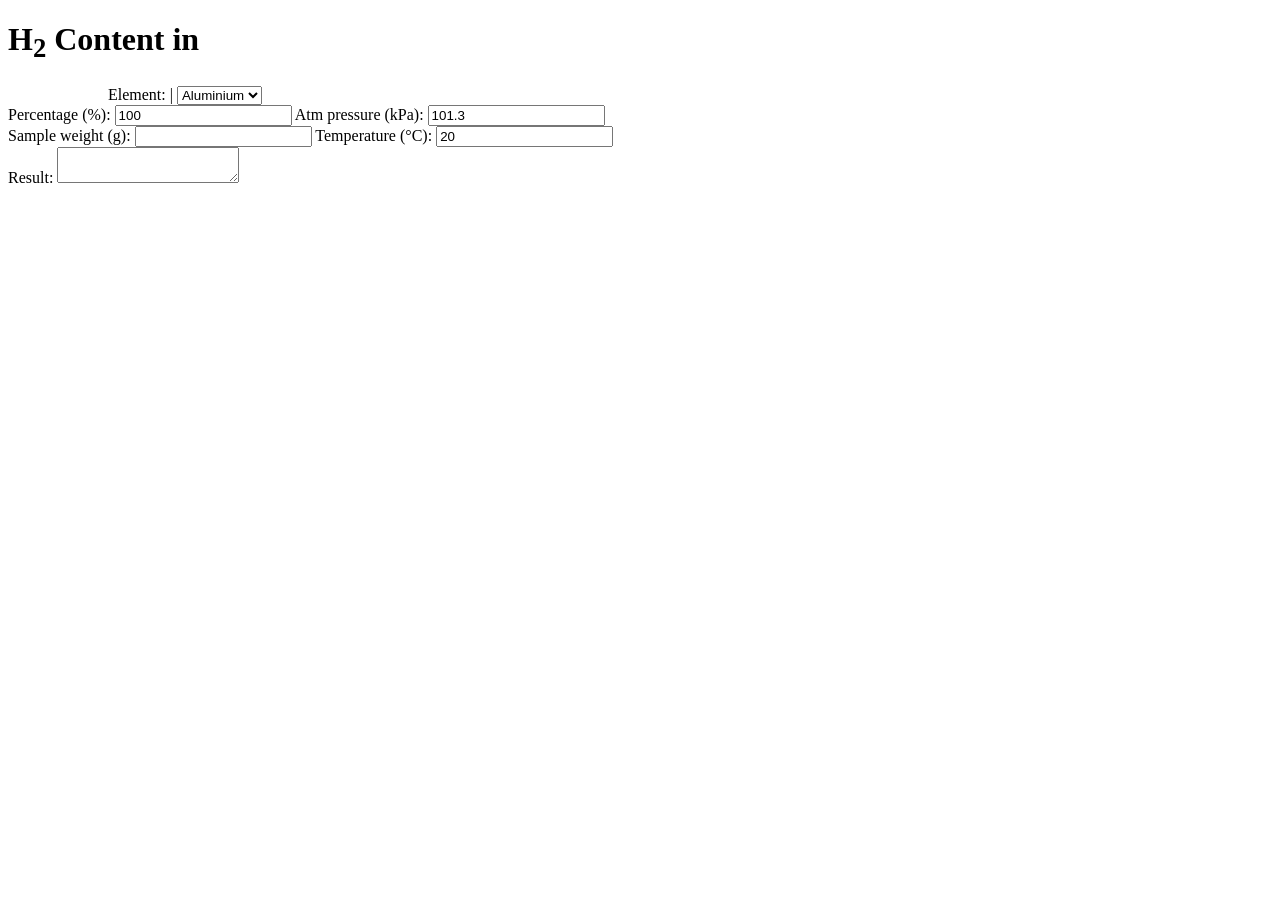
<file: H2_calculator.html>
<!DOCTYPE html>
<html lang="en">
<head>
    <meta charset="UTF-8">
    <meta name="viewport" content="width=device-width, initial-scale=1.0">
    <title>Lithium Content</title>
    <!-- https://cdnjs.cloudflare.com/ajax/libs/calculations/1.0.0 -->
    <script src="H2_lib.js"></script>
    <script>
        // var MyModule = null; // declare globally

        function updateResult() {
            const num1 = parseFloat(document.getElementById('num1').value) || 0;
            const num2 = parseFloat(document.getElementById('num2').value) || 0;
            const num3 = parseFloat(document.getElementById('num3').value) || 0;
            const num4 = parseFloat(document.getElementById('num4').value) || 0;
            const elem = document.getElementById('gval').value || 'Al'; // Default to Aluminium if not selected
            const result = wrapper(num1, num2, num4, num3, elem); // Example using the library
            const symbols = {
                'Al': 'Aluminium',
                'Li': 'Lithium',
                'Fe': 'Iron',
                'Zr': 'Zirconium',
                'Zn': 'Zink'
            };
            document.getElementById('result').innerHTML = `${result} L`; // value = `Result: ${result}`;
            document.getElementById('element').innerHTML = `H<sub>2</sub> Content in ${symbols[elem]}`;
        }
    </script>
</head>
<body>
    <h1 id="element">H<sub>2</sub> Content in</h1>
    <div class="header" style="margin-left: 100px;">
    <span> Element: |     
        <select name="gvalx" id="gval" onchange="updateResult();">
        <option value="Al">Aluminium</option>
        <option value="Li">Lithium</option>
        <option value="Fe">Iron</option>
        <option value="Zr">Zirconium</option>
        <option value="Zn">Zink</option>
        </select>
    </span>
    </div>
    <label for="num1">Percentage (%):</label>
    <input type="number" id="num1" value="100" oninput="updateResult();">
    <label for="num3">Atm pressure (kPa):</label>
    <input type="number" id="num3" value="101.3" oninput="updateResult();">
    <br>
    <label for="num2">Sample weight (g):</label>
    <input type="number" id="num2" oninput="updateResult();">
    <label for="num4">Temperature (°C):</label>
    <input type="number" id="num4" value="20" oninput="updateResult();">
    <br>
    <label for="results">Result:</label>
    <textarea id="result" readonly></textarea>
    <br>
    <br>
    <br>
</body>
</html>
</file>
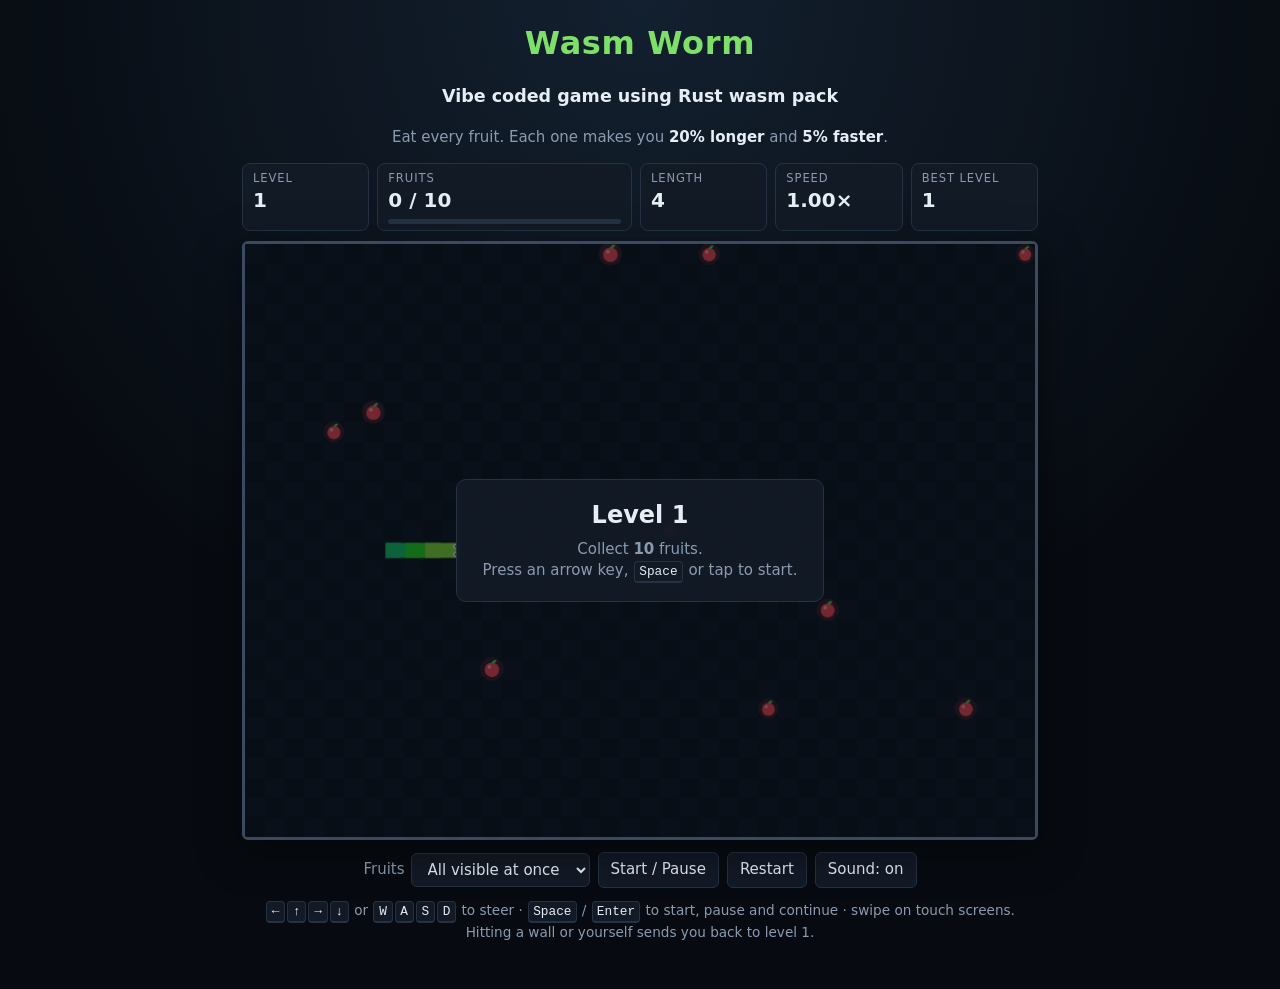
<file: worm.html>
<!doctype html>
<html lang="en">
<head>
  <meta charset="utf-8">
  <meta name="viewport" content="width=device-width, initial-scale=1">
  <title>Wasm Worm</title>
  <link rel="stylesheet" href="style.css">
</head>
<body>
  <main>
    <header>
      <h1>Wasm Worm</h1>
      <h3>Vibe coded game using Rust wasm pack</h3>
      <p class="tagline">Eat every fruit. Each one makes you <b>20% longer</b> and <b>5% faster</b>.</p>
    </header>

    <section class="hud" aria-live="polite">
      <div class="stat"><span class="label">Level</span><span id="hud-level" class="value">1</span></div>
      <div class="stat wide">
        <span class="label">Fruits</span>
        <span class="value"><span id="hud-eaten">0</span> / <span id="hud-total">10</span></span>
        <div class="bar"><div id="hud-bar"></div></div>
      </div>
      <div class="stat"><span class="label">Length</span><span id="hud-length" class="value">4</span></div>
      <div class="stat"><span class="label">Speed</span><span id="hud-speed" class="value">1.00×</span></div>
      <div class="stat"><span class="label">Best level</span><span id="hud-best" class="value">1</span></div>
    </section>

    <div class="board">
      <canvas id="canvas" width="800" height="600"></canvas>
      <div id="overlay" class="overlay">
        <div class="card">
          <h2 id="overlay-title">Loading…</h2>
          <p id="overlay-text">Compiling WebAssembly</p>
        </div>
      </div>
    </div>

    <section class="controls">
      <label>Fruits
        <select id="mode">
          <option value="all">All visible at once</option>
          <option value="one">One at a time</option>
        </select>
      </label>
      <button id="btn-action" type="button">Start / Pause</button>
      <button id="btn-restart" type="button">Restart</button>
      <button id="btn-mute" type="button" aria-pressed="false">Sound: on</button>
    </section>

    <p class="help">
      <kbd>←</kbd><kbd>↑</kbd><kbd>→</kbd><kbd>↓</kbd> or <kbd>W</kbd><kbd>A</kbd><kbd>S</kbd><kbd>D</kbd> to steer ·
      <kbd>Space</kbd> / <kbd>Enter</kbd> to start, pause and continue · swipe on touch screens.
      Hitting a wall or yourself sends you back to level 1.
    </p>
  </main>

  <script type="module" src="worm_main.js"></script>
</body>
</html>
</file>
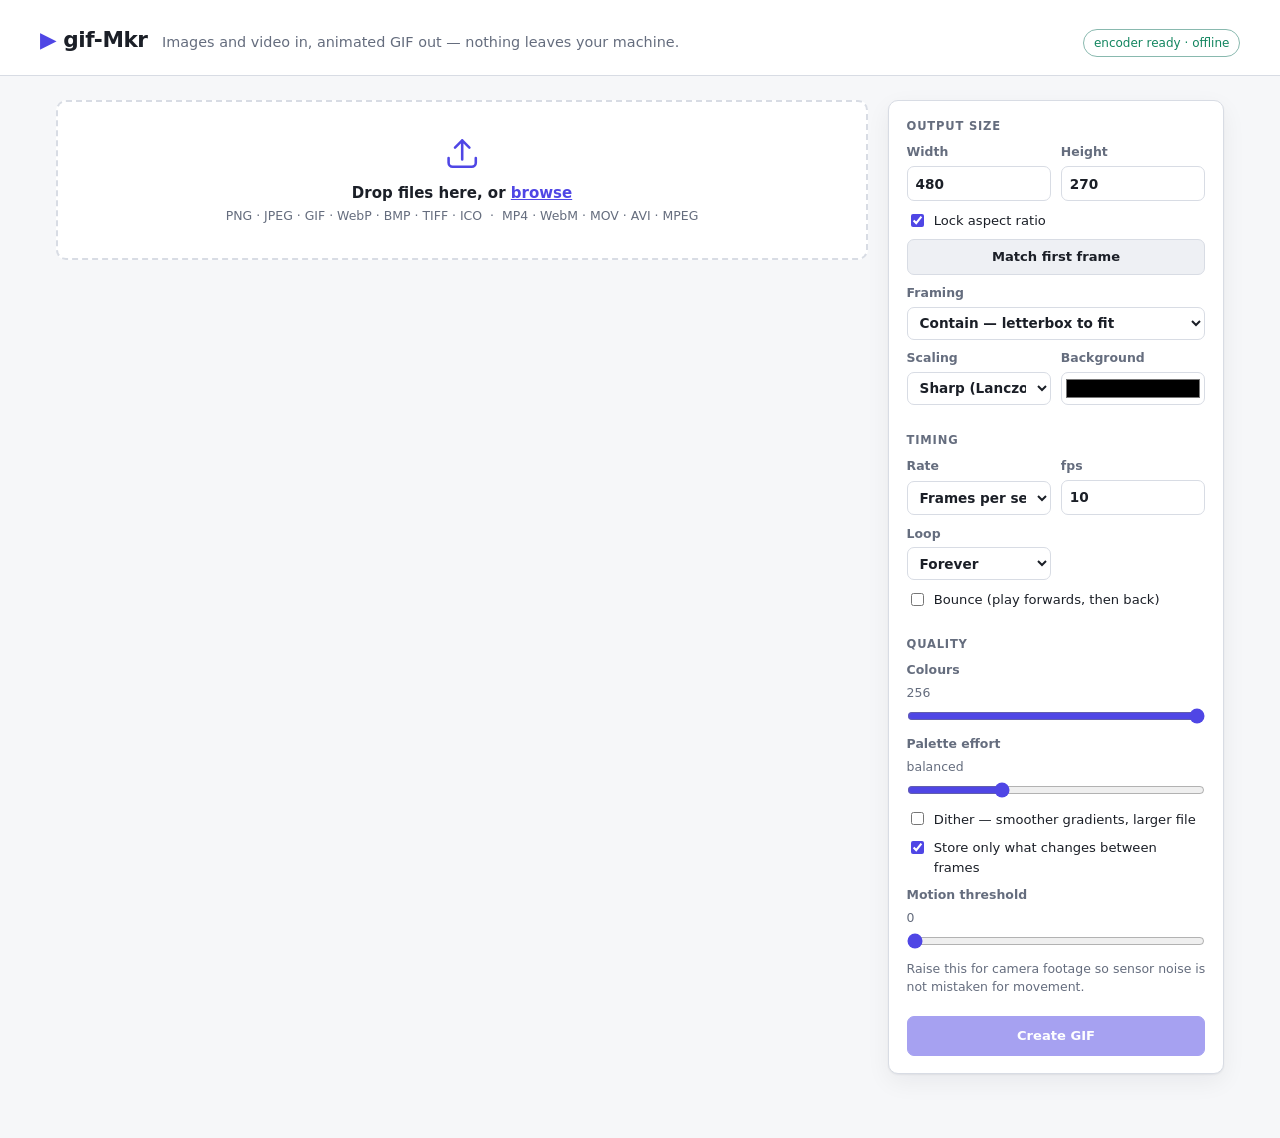
<file: gifmkr/gif_index.html>
<!DOCTYPE html>
<html lang="en">
<head>
<meta charset="utf-8">
<meta name="viewport" content="width=device-width, initial-scale=1">
<title>gifMkr</title>
<meta name="description" content="Build animated GIFs from images and video, entirely in your browser.">
<link rel="stylesheet" href="styles.css">
<link rel="icon" href="data:image/svg+xml,<svg xmlns='http://www.w3.org/2000/svg' viewBox='0 0 16 16'><text y='13' font-size='13'>🎞️</text></svg>">
</head>
<body>

<header class="topbar">
  <h1><span class="mark">▶</span> gif-Mkr</h1>
  <p class="tagline">Images and video in, animated GIF out &mdash; nothing leaves your machine.</p>
  <span id="wasm-status" class="pill pill-wait">loading encoder&hellip;</span>
</header>

<main>
  <!-- ─────────────────────────  sources + timeline  ───────────────────────── -->
  <section class="col-main">

    <div id="dropzone" class="dropzone" tabindex="0" role="button"
         aria-label="Add images or video files">
      <svg viewBox="0 0 24 24" aria-hidden="true" class="dz-icon">
        <path d="M12 16V4m0 0L7.5 8.5M12 4l4.5 4.5" fill="none" stroke="currentColor"
              stroke-width="1.6" stroke-linecap="round" stroke-linejoin="round"/>
        <path d="M3.5 15v3a2.5 2.5 0 002.5 2.5h12a2.5 2.5 0 002.5-2.5v-3" fill="none"
              stroke="currentColor" stroke-width="1.6" stroke-linecap="round"/>
      </svg>
      <p class="dz-title">Drop files here, or <button type="button" id="browse" class="linkish">browse</button></p>
      <p class="dz-sub">PNG · JPEG · GIF · WebP · BMP · TIFF · ICO &nbsp;&middot;&nbsp; MP4 · WebM · MOV · AVI · MPEG</p>
      <input type="file" id="file-input" multiple accept="image/*,video/*" hidden>
    </div>

    <!-- Populated when a video is added; one card per pending video. -->
    <div id="video-cards"></div>

    <div id="timeline-wrap" class="panel" hidden>
      <div class="panel-head">
        <h2>Frames <span id="frame-count" class="count">0</span></h2>
        <div class="toolbar">
          <button type="button" data-order="name">Sort by name</button>
          <button type="button" data-order="reverse">Reverse</button>
          <button type="button" data-order="shuffle">Shuffle</button>
          <button type="button" id="clear-frames" class="danger">Clear</button>
        </div>
      </div>
      <p class="hint">Drag a frame to reorder it. Click to select; <kbd>&larr;</kbd>/<kbd>&rarr;</kbd>
        to move the selection, <kbd>Alt</kbd>&nbsp;+&nbsp;<kbd>&larr;</kbd>/<kbd>&rarr;</kbd> to move the
        frame itself, <kbd>Delete</kbd> to remove it.</p>
      <ol id="timeline" class="timeline"></ol>
    </div>
  </section>

  <!-- ─────────────────────────────  settings  ─────────────────────────────── -->
  <aside class="col-side">
    <form id="settings" class="panel">

      <fieldset>
        <legend>Output size</legend>
        <div class="row">
          <label class="field">Width
            <input type="number" id="out-width" min="1" max="65535" step="1" value="480">
          </label>
          <label class="field">Height
            <input type="number" id="out-height" min="1" max="65535" step="1" value="270">
          </label>
        </div>
        <label class="check">
          <input type="checkbox" id="lock-aspect" checked> Lock aspect ratio
        </label>
        <button type="button" id="fit-first" class="wide">Match first frame</button>

        <label class="field">Framing
          <select id="fit-mode">
            <option value="0" selected>Contain &mdash; letterbox to fit</option>
            <option value="1">Cover &mdash; crop to fill</option>
            <option value="2">Stretch &mdash; ignore aspect ratio</option>
          </select>
        </label>
        <div class="row">
          <label class="field">Scaling
            <select id="resample">
              <option value="0">Nearest (pixel art)</option>
              <option value="1">Fast</option>
              <option value="2">Balanced</option>
              <option value="3" selected>Sharp (Lanczos)</option>
            </select>
          </label>
          <label class="field">Background
            <input type="color" id="bg-color" value="#000000">
          </label>
        </div>
      </fieldset>

      <fieldset>
        <legend>Timing</legend>
        <div class="row">
          <label class="field">Rate
            <select id="rate-mode">
              <option value="fps" selected>Frames per second</option>
              <option value="ms">Milliseconds per frame</option>
            </select>
          </label>
          <label class="field"><span id="rate-label">fps</span>
            <input type="number" id="rate-value" min="0.1" step="0.1" value="10">
          </label>
        </div>
        <p id="rate-note" class="note" hidden></p>
        <div class="row">
          <label class="field">Loop
            <select id="loop-mode">
              <option value="0" selected>Forever</option>
              <option value="n">A set number of times</option>
            </select>
          </label>
          <label class="field" id="loop-count-field" hidden>Plays
            <input type="number" id="loop-count" min="1" max="65535" step="1" value="3">
          </label>
        </div>
        <label class="check">
          <input type="checkbox" id="pingpong"> Bounce (play forwards, then back)
        </label>
      </fieldset>

      <fieldset>
        <legend>Quality</legend>
        <label class="field">
          Colours <output id="colors-out">256</output>
          <input type="range" id="colors" min="2" max="256" step="1" value="256">
        </label>
        <label class="field">
          Palette effort <output id="effort-out">balanced</output>
          <input type="range" id="effort" min="1" max="30" step="1" value="10">
        </label>
        <label class="check">
          <input type="checkbox" id="dither"> Dither &mdash; smoother gradients, larger file
        </label>
        <label class="check">
          <input type="checkbox" id="optimize" checked> Store only what changes between frames
        </label>
        <label class="field" id="tolerance-field">
          Motion threshold <output id="tolerance-out">0</output>
          <input type="range" id="tolerance" min="0" max="32" step="1" value="0">
          <span class="note">Raise this for camera footage so sensor noise is not
            mistaken for movement.</span>
        </label>
        <label class="check" id="alpha-field" hidden>
          <input type="checkbox" id="keep-alpha"> Keep source transparency
        </label>
      </fieldset>

      <div class="actions">
        <button type="submit" id="encode" class="primary" disabled>Create GIF</button>
        <button type="button" id="cancel" class="ghost" hidden>Cancel</button>
      </div>
      <div id="progress-wrap" class="progress" hidden>
        <div id="progress-bar" class="progress-bar"></div>
        <span id="progress-text" class="progress-text"></span>
      </div>
    </form>

    <div id="result" class="panel result" hidden>
      <h2>Your GIF</h2>
      <img id="result-img" alt="The generated animated GIF, playing">
      <dl class="stats">
        <div><dt>Size</dt><dd id="stat-size">&mdash;</dd></div>
        <div><dt>Frames</dt><dd id="stat-frames">&mdash;</dd></div>
        <div><dt>Duration</dt><dd id="stat-duration">&mdash;</dd></div>
        <div><dt>Encoded in</dt><dd id="stat-time">&mdash;</dd></div>
      </dl>
      <a id="download" class="primary button" download="animation.gif">Download</a>
    </div>
  </aside>
</main>

<div id="toasts" class="toasts" role="status" aria-live="polite"></div>

<script type="module" src="app.js"></script>
</body>
</html>
</file>
<file: style.css>
:root {
  --bg: #070b11;
  --panel: #121a26;
  --line: #243244;
  --text: #e6edf5;
  --muted: #8a9bb0;
  --accent: #7ee06a;
  --danger: #ff4d5e;
}

* { box-sizing: border-box; }

body {
  margin: 0;
  min-height: 100vh;
  background: radial-gradient(circle at 50% 0%, #13202f 0%, var(--bg) 60%);
  color: var(--text);
  font: 15px/1.45 system-ui, -apple-system, "Segoe UI", Roboto, sans-serif;
  display: flex;
  justify-content: center;
}

main {
  width: min(820px, 100%);
  padding: 20px 12px 32px;
}

header { text-align: center; margin-bottom: 14px; }
h1 { margin: 0; font-size: 2rem; letter-spacing: 0.02em; color: var(--accent); }
.tagline { margin: 4px 0 0; color: var(--muted); }
.tagline b { color: var(--text); }

.hud {
  display: grid;
  grid-template-columns: 1fr 2fr 1fr 1fr 1fr;
  gap: 8px;
  margin-bottom: 10px;
}
.stat {
  background: var(--panel);
  border: 1px solid var(--line);
  border-radius: 8px;
  padding: 6px 10px;
  display: flex;
  flex-direction: column;
}
.label { font-size: 0.72rem; text-transform: uppercase; letter-spacing: 0.08em; color: var(--muted); }
.value { font-size: 1.25rem; font-weight: 600; font-variant-numeric: tabular-nums; }
.bar { height: 5px; margin-top: 4px; background: var(--line); border-radius: 3px; overflow: hidden; }
#hud-bar { height: 100%; width: 0; background: var(--accent); transition: width 0.15s; }

.board {
  position: relative;
  border: 3px solid #3a4b61;
  border-radius: 6px;
  box-shadow: 0 10px 40px rgba(0, 0, 0, 0.5);
  touch-action: none;
  line-height: 0;
}
canvas { width: 100%; height: auto; display: block; border-radius: 3px; }

.overlay {
  position: absolute;
  inset: 0;
  display: flex;
  align-items: center;
  justify-content: center;
  background: rgba(5, 9, 14, 0.55);
  line-height: 1.45;
  cursor: pointer;
}
.overlay[hidden] { display: none; }
.card {
  background: rgba(18, 26, 38, 0.95);
  border: 1px solid var(--line);
  border-radius: 10px;
  padding: 18px 26px;
  text-align: center;
  max-width: 80%;
}
.card h2 { margin: 0 0 6px; font-size: 1.5rem; }
.card p { margin: 0; color: var(--muted); }
.overlay.over h2 { color: var(--danger); }
.overlay.win h2 { color: var(--accent); }

.controls {
  display: flex;
  flex-wrap: wrap;
  gap: 8px;
  justify-content: center;
  align-items: center;
  margin: 12px 0 6px;
}
button, select {
  font: inherit;
  color: var(--text);
  background: var(--panel);
  border: 1px solid var(--line);
  border-radius: 6px;
  padding: 6px 12px;
  cursor: pointer;
}
button:hover, select:hover { border-color: var(--accent); }
label { color: var(--muted); display: flex; gap: 6px; align-items: center; }

.help { text-align: center; color: var(--muted); font-size: 0.85rem; }
kbd {
  display: inline-block;
  min-width: 1.5em;
  padding: 0 4px;
  margin: 0 1px;
  border: 1px solid var(--line);
  border-bottom-width: 2px;
  border-radius: 4px;
  background: var(--panel);
  color: var(--text);
  font: 0.8rem/1.5 ui-monospace, monospace;
  text-align: center;
}

@media (max-width: 600px) {
  .hud { grid-template-columns: repeat(3, 1fr); }
  .stat.wide { grid-column: span 3; order: -1; }
}
</file>
<file: gifmkr/styles.css>
/* gifsmith --------------------------------------------------------------- */

:root {
  color-scheme: light dark;

  --bg:        #f6f7f9;
  --surface:   #ffffff;
  --surface-2: #eef0f4;
  --line:      #d8dce4;
  --text:      #1b1f27;
  --muted:     #656d7e;
  --accent:    #4f46e5;
  --accent-in: #ffffff;
  --danger:    #c02b3f;
  --ok:        #12855f;
  --shadow:    0 1px 2px rgb(16 20 30 / .06), 0 8px 24px rgb(16 20 30 / .06);
  --radius:    10px;
}

@media (prefers-color-scheme: dark) {
  :root {
    --bg:        #14161c;
    --surface:   #1c1f27;
    --surface-2: #252932;
    --line:      #333846;
    --text:      #e7e9ee;
    --muted:     #9aa3b5;
    --accent:    #7c74f5;
    --accent-in: #14161c;
    --danger:    #ef6b7c;
    --ok:        #3ecf9a;
    --shadow:    0 1px 2px rgb(0 0 0 / .3), 0 8px 24px rgb(0 0 0 / .28);
  }
}

* { box-sizing: border-box; }

/* Several components below set an explicit `display`, which would otherwise win
   against the user-agent rule for [hidden] and leave hidden elements visible. */
[hidden] { display: none !important; }

body {
  margin: 0;
  padding: 0 0 4rem;
  background: var(--bg);
  color: var(--text);
  font: 15px/1.5 ui-sans-serif, system-ui, -apple-system, "Segoe UI", Roboto, sans-serif;
  -webkit-font-smoothing: antialiased;
}

/* --- header -------------------------------------------------------------- */

.topbar {
  display: flex;
  align-items: baseline;
  gap: .9rem;
  flex-wrap: wrap;
  padding: 1.5rem clamp(1rem, 4vw, 2.5rem) 1.1rem;
  border-bottom: 1px solid var(--line);
  background: var(--surface);
}
.topbar h1 { margin: 0; font-size: 1.35rem; letter-spacing: -.02em; }
.mark { color: var(--accent); }
.tagline { margin: 0; color: var(--muted); font-size: .9rem; flex: 1 1 18rem; }

.pill {
  font-size: .75rem;
  padding: .25rem .6rem;
  border-radius: 999px;
  border: 1px solid var(--line);
  white-space: nowrap;
}
.pill-wait { color: var(--muted); }
.pill-ok   { color: var(--ok);     border-color: color-mix(in srgb, var(--ok) 40%, var(--line)); }
.pill-bad  { color: var(--danger); border-color: color-mix(in srgb, var(--danger) 40%, var(--line)); }

/* --- layout -------------------------------------------------------------- */

main {
  display: grid;
  grid-template-columns: minmax(0, 1fr) 21rem;
  gap: 1.25rem;
  align-items: start;
  max-width: 78rem;
  margin: 1.5rem auto 0;
  padding: 0 clamp(1rem, 4vw, 2.5rem);
}
.col-main, .col-side { display: grid; gap: 1.25rem; min-width: 0; }

@media (max-width: 62rem) {
  main { grid-template-columns: minmax(0, 1fr); }
  .col-side { order: -1; }
}

.panel {
  background: var(--surface);
  border: 1px solid var(--line);
  border-radius: var(--radius);
  box-shadow: var(--shadow);
  padding: 1.1rem;
}
.panel h2 { margin: 0; font-size: 1rem; letter-spacing: -.01em; }
.panel-head {
  display: flex;
  align-items: center;
  gap: .75rem;
  flex-wrap: wrap;
  margin-bottom: .5rem;
}
.count {
  font-size: .8rem;
  color: var(--muted);
  background: var(--surface-2);
  border-radius: 999px;
  padding: .1rem .5rem;
}
.toolbar { margin-left: auto; display: flex; gap: .4rem; flex-wrap: wrap; }
.hint { margin: 0 0 .9rem; color: var(--muted); font-size: .8rem; }
.note { display: block; margin: .3rem 0 0; color: var(--muted); font-size: .78rem; font-weight: 400; }
kbd {
  font: inherit; font-size: .75em;
  background: var(--surface-2);
  border: 1px solid var(--line);
  border-radius: 4px;
  padding: 0 .3em;
}

/* --- dropzone ------------------------------------------------------------ */

.dropzone {
  display: grid;
  justify-items: center;
  gap: .2rem;
  padding: 2rem 1rem;
  border: 2px dashed var(--line);
  border-radius: var(--radius);
  background: var(--surface);
  text-align: center;
  cursor: pointer;
  transition: border-color .15s, background .15s;
}
.dropzone:hover, .dropzone:focus-visible { border-color: var(--accent); outline: none; }
.dropzone.over {
  border-color: var(--accent);
  background: color-mix(in srgb, var(--accent) 8%, var(--surface));
}
.dz-icon { width: 2.4rem; height: 2.4rem; color: var(--accent); }
.dz-title { margin: .4rem 0 0; font-weight: 600; }
.dz-sub { margin: 0; color: var(--muted); font-size: .78rem; }
.linkish {
  background: none; border: none; padding: 0;
  color: var(--accent); font: inherit; font-weight: 600;
  text-decoration: underline; cursor: pointer;
}

/* --- timeline ------------------------------------------------------------ */

.timeline {
  list-style: none;
  margin: 0;
  padding: 0;
  display: grid;
  grid-template-columns: repeat(auto-fill, minmax(7.5rem, 1fr));
  gap: .7rem;
}
.frame {
  position: relative;
  border: 1px solid var(--line);
  border-radius: 8px;
  background: var(--surface-2);
  overflow: hidden;
  cursor: grab;
  transition: box-shadow .12s, border-color .12s, opacity .12s;
}
.frame:focus-visible { outline: 2px solid var(--accent); outline-offset: 2px; }
.frame.selected { border-color: var(--accent); box-shadow: 0 0 0 2px color-mix(in srgb, var(--accent) 35%, transparent); }
.frame.dragging { opacity: .35; cursor: grabbing; }
.frame.drop-before { box-shadow: -3px 0 0 var(--accent); }
.frame.drop-after  { box-shadow:  3px 0 0 var(--accent); }

.frame .thumb {
  display: block;
  width: 100%;
  aspect-ratio: 4 / 3;
  object-fit: contain;
  background:
    repeating-conic-gradient(var(--surface) 0 25%, var(--surface-2) 0 50%) 0 0 / 14px 14px;
}
.frame .idx {
  position: absolute; top: .3rem; left: .3rem;
  font-size: .68rem; font-variant-numeric: tabular-nums;
  background: rgb(0 0 0 / .62); color: #fff;
  border-radius: 4px; padding: .05rem .35rem;
}
.frame .kill {
  position: absolute; top: .25rem; right: .25rem;
  width: 1.3rem; height: 1.3rem; line-height: 1;
  border: none; border-radius: 4px;
  background: rgb(0 0 0 / .62); color: #fff;
  cursor: pointer; font-size: .85rem;
  opacity: 0; transition: opacity .12s;
}
.frame:hover .kill, .frame:focus-within .kill { opacity: 1; }
.frame .meta {
  display: flex; align-items: center; gap: .3rem;
  padding: .3rem .4rem;
  font-size: .7rem; color: var(--muted);
}
.frame .name {
  flex: 1; min-width: 0;
  overflow: hidden; text-overflow: ellipsis; white-space: nowrap;
}
.frame .delay {
  width: 3.6rem; flex: none;
  font: inherit; font-size: .7rem;
  padding: .1rem .2rem;
  text-align: right;
  border: 1px solid var(--line);
  border-radius: 4px;
  background: var(--surface);
  color: var(--text);
}
.frame .delay.custom { border-color: var(--accent); color: var(--text); }

/* --- video card ---------------------------------------------------------- */

.video-card { display: grid; gap: .8rem; }
.video-card .vhead { display: flex; align-items: center; gap: .6rem; flex-wrap: wrap; }
.video-card .vname { font-weight: 600; overflow: hidden; text-overflow: ellipsis; white-space: nowrap; }
.video-card video {
  width: 100%; max-height: 13rem;
  background: #000; border-radius: 8px;
}
.video-card .grid3 {
  display: grid;
  grid-template-columns: repeat(auto-fit, minmax(6.5rem, 1fr));
  gap: .6rem;
}
.badge {
  font-size: .68rem; padding: .1rem .45rem; border-radius: 999px;
  background: var(--surface-2); color: var(--muted); border: 1px solid var(--line);
}

/* --- form controls ------------------------------------------------------- */

fieldset { border: none; margin: 0 0 1.1rem; padding: 0; }
fieldset:last-of-type { margin-bottom: .6rem; }
legend {
  padding: 0 0 .5rem;
  font-size: .72rem; font-weight: 700;
  letter-spacing: .07em; text-transform: uppercase;
  color: var(--muted);
}
.row { display: grid; grid-template-columns: 1fr 1fr; gap: .6rem; }
.field {
  display: grid; gap: .25rem;
  margin-bottom: .6rem;
  font-size: .78rem; font-weight: 600; color: var(--muted);
}
.field output { float: right; font-weight: 400; font-variant-numeric: tabular-nums; }

input[type=number], input[type=text], select {
  width: 100%;
  padding: .4rem .5rem;
  font: inherit; font-size: .85rem;
  color: var(--text);
  background: var(--surface);
  border: 1px solid var(--line);
  border-radius: 7px;
}
input[type=color] { width: 100%; height: 2.05rem; padding: 2px; border: 1px solid var(--line); border-radius: 7px; background: var(--surface); }
input:focus-visible, select:focus-visible, button:focus-visible, a:focus-visible {
  outline: 2px solid var(--accent); outline-offset: 1px;
}
input[type=range] { width: 100%; accent-color: var(--accent); margin: .1rem 0; }

.check {
  display: flex; align-items: flex-start; gap: .45rem;
  margin-bottom: .55rem;
  font-size: .82rem; color: var(--text);
  cursor: pointer;
}
.check input { accent-color: var(--accent); margin-top: .18rem; flex: none; }

button, .button {
  font: inherit; font-size: .82rem; font-weight: 600;
  padding: .42rem .7rem;
  color: var(--text);
  background: var(--surface-2);
  border: 1px solid var(--line);
  border-radius: 7px;
  cursor: pointer;
  text-decoration: none;
  transition: filter .12s;
}
button:hover:not(:disabled), .button:hover { filter: brightness(1.06); }
button:disabled { opacity: .5; cursor: not-allowed; }
button.wide { width: 100%; margin-bottom: .6rem; }
button.primary, .primary.button {
  background: var(--accent);
  border-color: var(--accent);
  color: var(--accent-in);
}
button.danger { color: var(--danger); }
button.ghost { background: transparent; }

.actions { display: flex; gap: .5rem; }
.actions .primary { flex: 1; padding: .55rem; }

/* --- progress + result --------------------------------------------------- */

.progress {
  position: relative;
  margin-top: .7rem;
  height: 1.4rem;
  border-radius: 7px;
  background: var(--surface-2);
  overflow: hidden;
}
.progress-bar {
  height: 100%; width: 0;
  background: var(--accent);
  transition: width .12s linear;
}
.progress-text {
  position: absolute; inset: 0;
  display: grid; place-items: center;
  font-size: .72rem; font-weight: 600;
  mix-blend-mode: difference; color: #fff;
}

.result { display: grid; gap: .8rem; }
.result img {
  width: 100%;
  border-radius: 8px;
  background:
    repeating-conic-gradient(var(--surface-2) 0 25%, var(--surface) 0 50%) 0 0 / 16px 16px;
}
.stats { display: grid; grid-template-columns: 1fr 1fr; gap: .5rem; margin: 0; }
.stats div { display: grid; gap: .1rem; }
.stats dt { font-size: .7rem; text-transform: uppercase; letter-spacing: .05em; color: var(--muted); }
.stats dd { margin: 0; font-size: .9rem; font-weight: 600; font-variant-numeric: tabular-nums; }
.result .button { text-align: center; padding: .55rem; }

/* --- toasts -------------------------------------------------------------- */

.toasts {
  position: fixed; right: 1rem; bottom: 1rem; z-index: 50;
  display: grid; gap: .5rem;
  max-width: min(26rem, calc(100vw - 2rem));
}
.toast {
  padding: .6rem .8rem;
  font-size: .82rem;
  border-radius: 8px;
  border: 1px solid var(--line);
  background: var(--surface);
  box-shadow: var(--shadow);
  animation: rise .18s ease-out;
}
.toast.bad  { border-color: color-mix(in srgb, var(--danger) 45%, var(--line)); }
.toast.good { border-color: color-mix(in srgb, var(--ok) 45%, var(--line)); }
.toast b { display: block; margin-bottom: .1rem; }

@keyframes rise { from { opacity: 0; transform: translateY(6px); } }

@media (prefers-reduced-motion: reduce) {
  *, *::before, *::after { animation-duration: .01ms !important; transition-duration: .01ms !important; }
}
</file>
